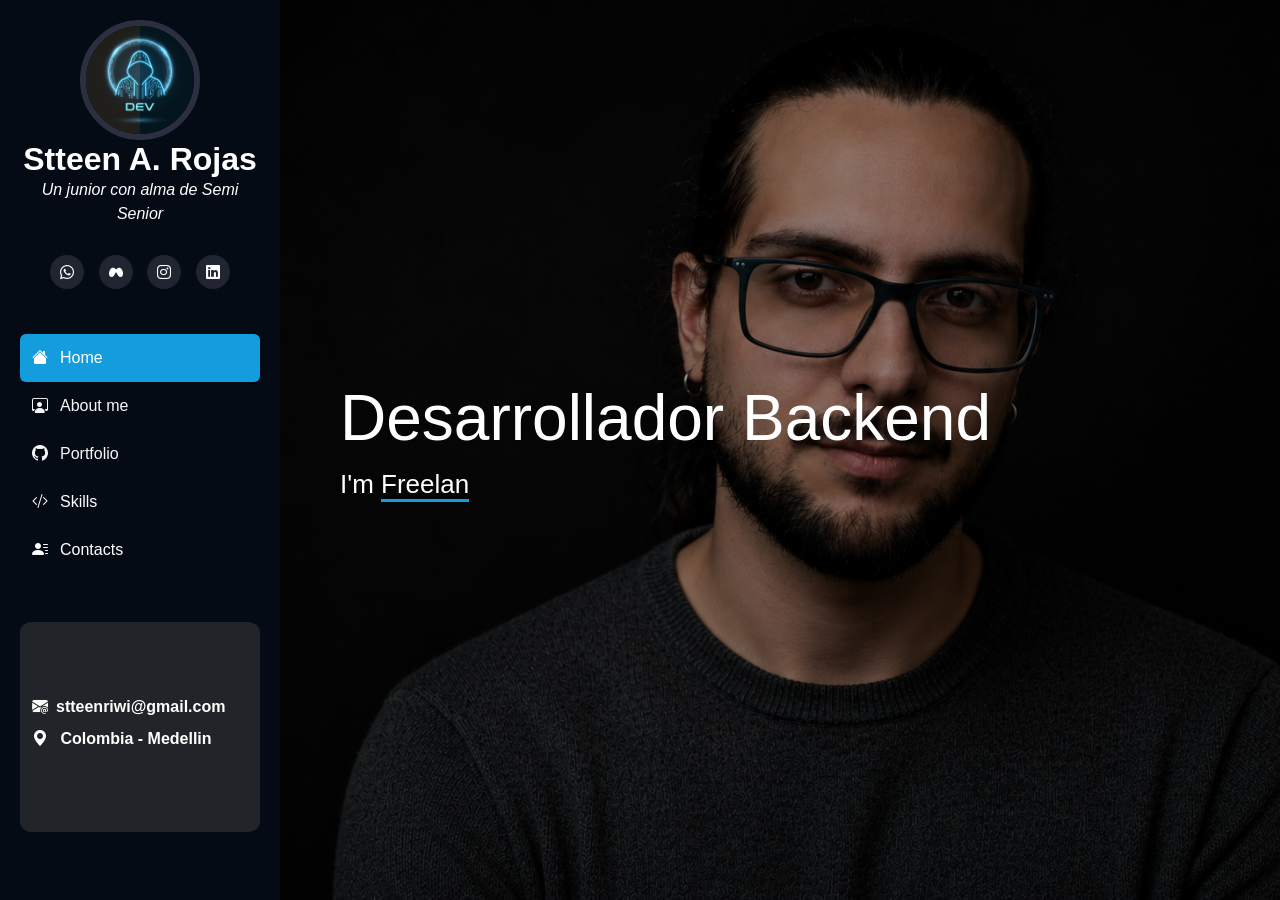
<file: index.html>
<!DOCTYPE html>
<html lang="es">
<head>
    <meta charset="UTF-8">
    <title> Welcome | Developer</title>
    <meta name="viewport" content="width=device-width, initial-scale=1">
    <!-- Bootstrap -->
    <link href="https://cdn.jsdelivr.net/npm/bootstrap@5.3.2/dist/css/bootstrap.min.css" rel="stylesheet">
    <!-- Library icons boostrap -->
    <link rel="stylesheet" href="https://cdn.jsdelivr.net/npm/bootstrap-icons@1.13.1/font/bootstrap-icons.min.css">
    <!-- CSS owner -->
    <link rel="stylesheet" href="./public/css/index.css">
    <link rel="stylesheet" href="./public/css/layout.css">
    <!-- Scripts -->
    <script src="./js/welcome.js" defer></script>
</head>
<body>

<div class="layout">

  <!-- SIDE LEFT WELCOME INFO -->
  <aside class="sidebar">
    <div class="profile">
      <img src="./images/dev-logo.png" alt="Profile">
      <h2 class="fw-bold mb-0">Stteen A. Rojas</h2>
      <div class="mb-4">
        <i class="">Un junior con alma de Semi Senior</i>
      </div>
      

      <div class="socials">
        <a href="#"><i class="bi bi-whatsapp"></i></a>
        <a href="#"><i class="bi bi-meta"></i></a>
        <a href="#"><i class="bi bi-instagram"></i></a>
        <a href="#"><i class="bi bi-linkedin"></i></a>
      </div>
    </div>

    <nav class="menu">
      <a class="active"><i class="bi bi-house-fill"></i>Home</a>
      <a href="./public/views/about.html"><i class="bi bi-person-workspace"></i>About me</a>
      <a href="https://github.com/stteenArts" target="_blank"><i class="bi bi-github"></i>Portfolio</a>
      <a><i class="bi bi-code-slash"></i> Skills</a>
      <a><i class="bi bi-person-lines-fill"></i> Contacts</a>
    </nav>

    <footer class="d-flex bg-dark mt-5 mb-5" style="height: 100dvh; align-items: center; border-radius: 5%;">
      <div class="container-fluid">
        <ul class="list-unstyled">
          <li class="mt-2">
            <i class="bi bi-envelope-at-fill me-2"></i><b>stteenriwi@gmail.com</b></i>
          </li>
          <li class="mt-2">
            <i class="bi bi-geo-alt-fill me-2"></i>
            <b>Colombia - Medellin</b>
          </li>
        </ul>
      </div>
    </footer>
  </aside>

  <!-- HERO -->
  <main class="hero">
    <div class="overlay"></div>
    <div class="hero-text">
      <h1>Desarrollador Backend</h1>
      
      <p>I'm <span class="dinamicText"><!-- Text to shows change --></span></p>
      
      
    </div>
  </main>

</div>
</body>
</html>
</file>
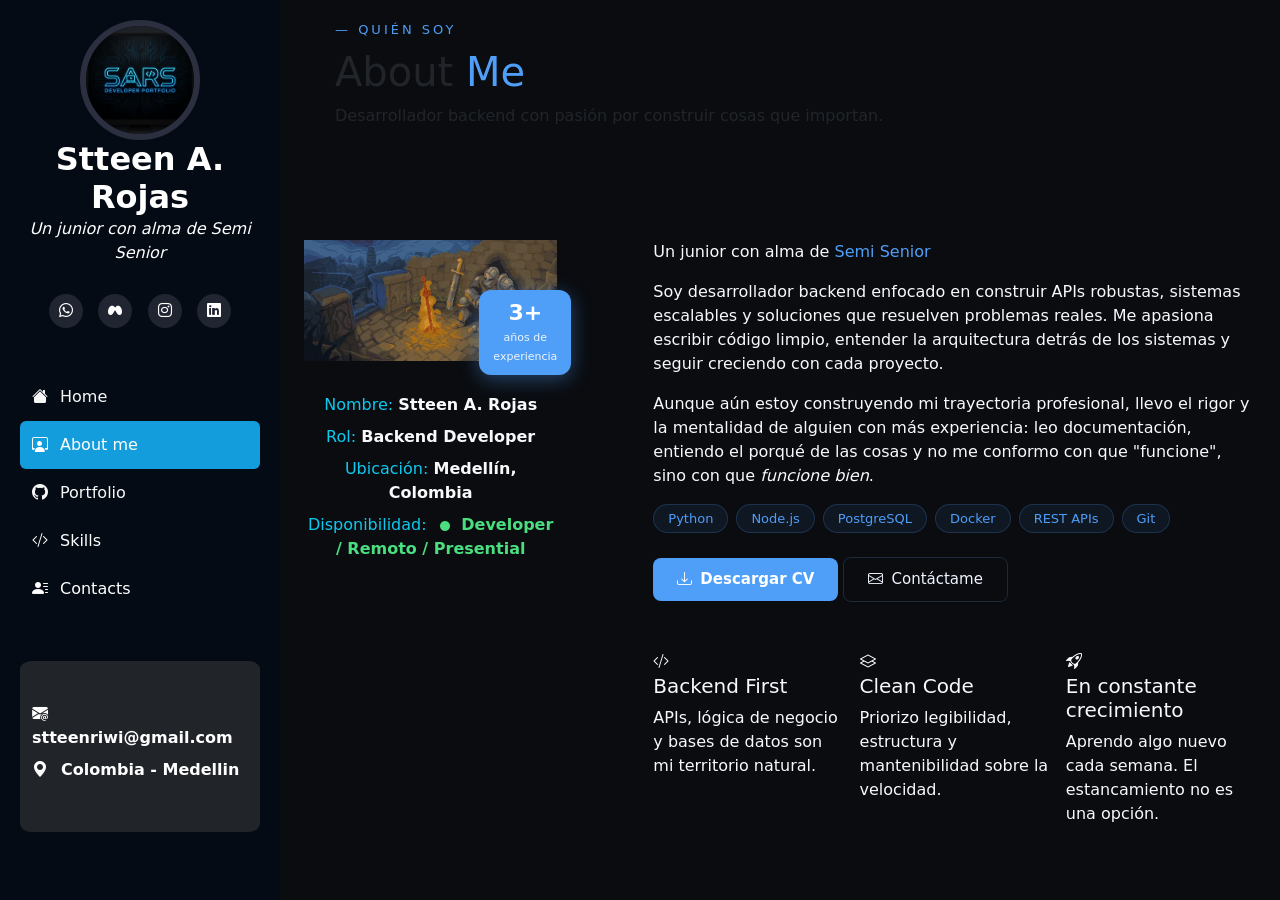
<file: public/views/about.html>
<!doctype html>
<html lang="en">

<head>
  <meta charset="UTF-8" />
  <meta name="viewport" content="width=device-width, initial-scale=1.0" />
  <!-- Bootstrap -->
  <link href="https://cdn.jsdelivr.net/npm/bootstrap@5.3.2/dist/css/bootstrap.min.css" rel="stylesheet" />
  <!-- Library icons boostrap -->
  <link rel="stylesheet" href="https://cdn.jsdelivr.net/npm/bootstrap-icons@1.13.1/font/bootstrap-icons.min.css" />
  <title>About me</title>

  <link rel="stylesheet" href="../css/about.css" />
  <link rel="stylesheet" href="../css/layout.css" />
</head>

<body>
  <div class="layout">

    <!-- SIDE LEFT WELCOME INFO -->
    <aside class="sidebar">
      <div class="profile">
        <img src="../../images/logo-sars.png" alt="Profile">
        <h2 class="fw-bold mb-0">Stteen A. Rojas</h2>
        <div class="mb-4">
          <i class="">Un junior con alma de Semi Senior</i>
        </div>


        <div class="socials">
          <a href="#"><i class="bi bi-whatsapp"></i></a>
          <a href="#"><i class="bi bi-meta"></i></a>
          <a href="#"><i class="bi bi-instagram"></i></a>
          <a href="#"><i class="bi bi-linkedin"></i></a>
        </div>
      </div>

      <nav class="menu">
        <a href="../../index.html"><i class="bi bi-house-fill"></i>Home</a>
        <a href="./public/views/about.html" class="active"><i class="bi bi-person-workspace"></i>About me</a>
        <a href="https://github.com/stteenArts" target="_blank"><i class="bi bi-github"></i>Portfolio</a>
        <a><i class="bi bi-code-slash"></i> Skills</a>
        <a><i class="bi bi-person-lines-fill"></i> Contacts</a>
      </nav>

      <footer class="d-flex bg-dark mt-5 mb-5" style="height: 100dvh; align-items: center; border-radius: 5%;">
        <div class="container-fluid">
          <ul class="list-unstyled">
            <li class="mt-2">
              <i class="bi bi-envelope-at-fill me-2"></i><b>stteenriwi@gmail.com</b></i>
            </li>
            <li class="mt-2">
              <i class="bi bi-geo-alt-fill me-2"></i>
              <b>Colombia - Medellin</b>
            </li>
          </ul>
        </div>
      </footer>
    </aside>

    <!-- HERO -->
    <main class="main-content">
      <section class="about-section">

        <!-- Header -->
        <div class="about-header" data-aos="fade-down">
          <p class="about-eyebrow">— Quién soy</p>
          <h1 class="">About <span class="accent-text">Me</span></h1>
          <p class="">Desarrollador backend con pasión por construir cosas que importan.</p>
        </div>

        <!-- Main content grid -->
        <div class="row g-5 align-items-start mt-2">
          <!-- LEFT: Image + quick stats -->
          <div class="col-md-4 text-center p-5">
            <div class="about-img-wrapper">
              <img src="../../images/dark-souls-rest.gif" alt="Stteen A. Rojas" class="img img-fluid" style="width: auto; height: auto;"/>
              <div class="img-badge">
                <span class="badge-number">3+</span>
                <span class="badge-label">años de<br>experiencia</span>
              </div>
            </div>

            <!-- Info rápida -->
            <div class="d-flex row text-center mt-4 g-2">
              <div class="">
                <span class="text-info">Nombre:</span>
                <strong class="text-light">Stteen A. Rojas</strong>
              </div>
              <div class="">
                <span class="text-info">Rol:</span>
                <strong class="text-light">Backend Developer</strong>
              </div>
              <div class="">
                <span class="text-info">Ubicación:</span>
                <strong class="text-light">Medellín, Colombia</strong>
              </div>
              <div class="">
                <span class="text-info">Disponibilidad:</span>
                <strong class="available-text ms-2">
                    <i class="bi bi-circle-fill pulse-dot"></i> 
                    <span class="mt-5">Developer / Remoto / Presential</span>
                  
                </strong>
              </div>
            </div>
          </div>

          <!-- RIGHT: Bio + buttons + highlights -->
          <div class="col-md-8 p-5 text-light">
            <p class="">Un junior con alma de <span class="accent-text">Semi Senior</span></p>

            <p class="about-text">
              Soy desarrollador backend enfocado en construir APIs robustas, sistemas escalables y soluciones
              que resuelven problemas reales. Me apasiona escribir código limpio, entender la arquitectura
              detrás de los sistemas y seguir creciendo con cada proyecto.
            </p>
            <p class="about-text">
              Aunque aún estoy construyendo mi trayectoria profesional, llevo el rigor y la mentalidad
              de alguien con más experiencia: leo documentación, entiendo el porqué de las cosas
              y no me conformo con que "funcione", sino con que <em>funcione bien</em>.
            </p>

            <!-- Tech stack rápido -->
            <div class="tech-stack mb-4">
              <span class="tech-tag">Python</span>
              <span class="tech-tag">Node.js</span>
              <span class="tech-tag">PostgreSQL</span>
              <span class="tech-tag">Docker</span>
              <span class="tech-tag">REST APIs</span>
              <span class="tech-tag">Git</span>
            </div>

            <!-- Botones -->
            <div class="about-buttons mb-5">
              <a href="#" class="btn btn-primary-custom">
                <i class="bi bi-download me-2"></i>Descargar CV
              </a>
              <a href="#" class="btn btn-outline-custom">
                <i class="bi bi-envelope me-2"></i>Contáctame
              </a>
            </div>

            <!-- Highlight cards -->
            <div class="about-highlights">
              <div class="row g-3">
                <div class="col-md-4">
                  <div class="highlight-card">
                    <i class="bi bi-code-slash"></i>
                    <h5>Backend First</h5>
                    <p>APIs, lógica de negocio y bases de datos son mi territorio natural.</p>
                  </div>
                </div>
                <div class="col-md-4">
                  <div class="highlight-card">
                    <i class="bi bi-layers"></i>
                    <h5>Clean Code</h5>
                    <p>Priorizo legibilidad, estructura y mantenibilidad sobre la velocidad.</p>
                  </div>
                </div>
                <div class="col-md-4">
                  <div class="highlight-card">
                    <i class="bi bi-rocket-takeoff"></i>
                    <h5>En constante crecimiento</h5>
                    <p>Aprendo algo nuevo cada semana. El estancamiento no es una opción.</p>
                  </div>  
                </div>
              </div>
            </div>

          </div>

        </div>
      </section>
    </main>

  </div>
</body>

</html>
</file>
<file: public/css/index.css>
* {
  margin: 0;
  padding: 0;
  box-sizing: border-box;
  font-family: "Segoe UI", sans-serif;
}
</file>
<file: public/css/layout.css>
.layout {
    display: flex;
    height: 100vh;
}

/* SIDEBAR */
.sidebar {
    width: 280px;
    background: #040b14;
    color: #fff;
    padding: 20px;
    display: flex;
    flex-direction: column;
}

.profile {
    text-align: center;
}

.profile img {
    width: 120px;
    border-radius: 50%;
    border: 6px solid #2c2f3f;
}

.profile h3 {
    margin: 15px 0;
}

.socials a {
    display: inline-flex;
    justify-content: center;
    align-items: center;
    width: 34px;
    height: 34px;
    background: #212431;
    color: white;
    border-radius: 50%;
    margin: 5px;
    text-decoration: none;
    font-size: 14px;
    transition: 1s;
}

.socials a:hover {
    transition: 0.5s;
    color: #149ddd;
}

.menu {
    margin-top: 40px;
}

.menu a {
    display: flex;
    align-items: center;
    gap: 12px;
    color: #f7f7f7;
    padding: 12px;
    text-decoration: none;
    border-radius: 6px;
    transition: 1s;
}

.menu a:hover,
.menu a.active {
    color: #fff;
    background: #149ddd;
    cursor: pointer;
    transition: 0.7s;
}

/* HERO */
.hero {
    flex: 1;
    background: url("../../images/stteen-banner-full.png") center/cover no-repeat;
    position: relative;
    display: flex;
    align-items: center;
    padding-left: 60px;
}

.overlay {
    position: absolute;
    inset: 0;
    background: rgba(0, 0, 0, 0.4);
}

.hero-text {
    position: relative;
    color: white;
}

.hero-text h1 {
    font-size: 64px;
}

.hero-text p {
    font-size: 26px;
}

.hero-text span {
    border-bottom: 3px solid #149ddd;
}
</file>
<file: public/css/about.css>
/* ── Main wrapper ── */
.main-content {
    flex: 1;
    overflow-y: auto;
    background: var(--bg-deep, #0a0c10);
    min-height: 100vh;
}

/* ── About header ── */
.about-eyebrow {
    font-size: 13px;
    letter-spacing: 3px;
    text-transform: uppercase;
    color: var(--accent, #4f9ef8);
    margin-bottom: 8px;
}

.about-header{
    padding-left: 5.5%;
    padding-top: 2%;
}

.accent-text {
    color: var(--accent, #4f9ef8);
}

/* ── Image badge ── */
.about-img-wrapper {
    position: relative;
    display: inline-block;
}

.img-badge {
    position: absolute;
    bottom: -14px;
    right: -14px;
    background: var(--accent, #4f9ef8);
    color: #fff;
    border-radius: 12px;
    padding: 10px 14px;
    text-align: center;
    line-height: 1.2;
    box-shadow: 0 4px 20px rgba(79, 158, 248, 0.4);
}

.badge-number {
    display: block;
    font-size: 22px;
    font-weight: 700;
}

.badge-label {
    font-size: 11px;
    opacity: 0.9;
}

/* ── Available dot ── */
.available-text {
    color: #4ade80 !important;
}

.pulse-dot {
    font-size: 10px;
    margin-right: 6px;
    
    animation: pulse 1.8s ease-in-out infinite;
}

@keyframes pulse {

    0%,
    100% {
        opacity: 1;
    }

    50% {
        opacity: 0.3;
    }
}

/* ── Tech stack ── */
.tech-stack {
    display: flex;
    flex-wrap: wrap;
    gap: 8px;
}

.tech-tag {
    background: rgba(79, 158, 248, 0.08);
    border: 1px solid rgba(79, 158, 248, 0.2);
    color: var(--accent, #4f9ef8);
    font-size: 13px;
    padding: 4px 14px;
    border-radius: 20px;
    font-weight: 500;
    transition: background 0.2s, border-color 0.2s;
}

.tech-tag:hover {
    background: rgba(79, 158, 248, 0.18);
    border-color: rgba(79, 158, 248, 0.5);
}

/* ── Buttons ── */
.btn-primary-custom {
    background: var(--accent, #4f9ef8);
    color: #fff;
    border: none;
    padding: 10px 24px;
    border-radius: 8px;
    font-weight: 600;
    font-size: 15px;
    transition: opacity 0.2s, transform 0.2s;
    text-decoration: none;
    display: inline-flex;
    align-items: center;
}

.btn-primary-custom:hover {
    opacity: 0.85;
    transform: translateY(-2px);
    color: #fff;
}

.btn-outline-custom {
    background: transparent;
    color: var(--text-primary, #f0f4ff);
    border: 1px solid var(--border-subtle, #1e2a3a);
    padding: 10px 24px;
    border-radius: 8px;
    font-weight: 500;
    font-size: 15px;
    transition: border-color 0.2s, background 0.2s, transform 0.2s;
    text-decoration: none;
    display: inline-flex;
    align-items: center;
}

.btn-outline-custom:hover {
    border-color: var(--accent, #4f9ef8);
    background: rgba(79, 158, 248, 0.06);
    transform: translateY(-2px);
    color: var(--text-primary, #f0f4ff);
}
</file>
